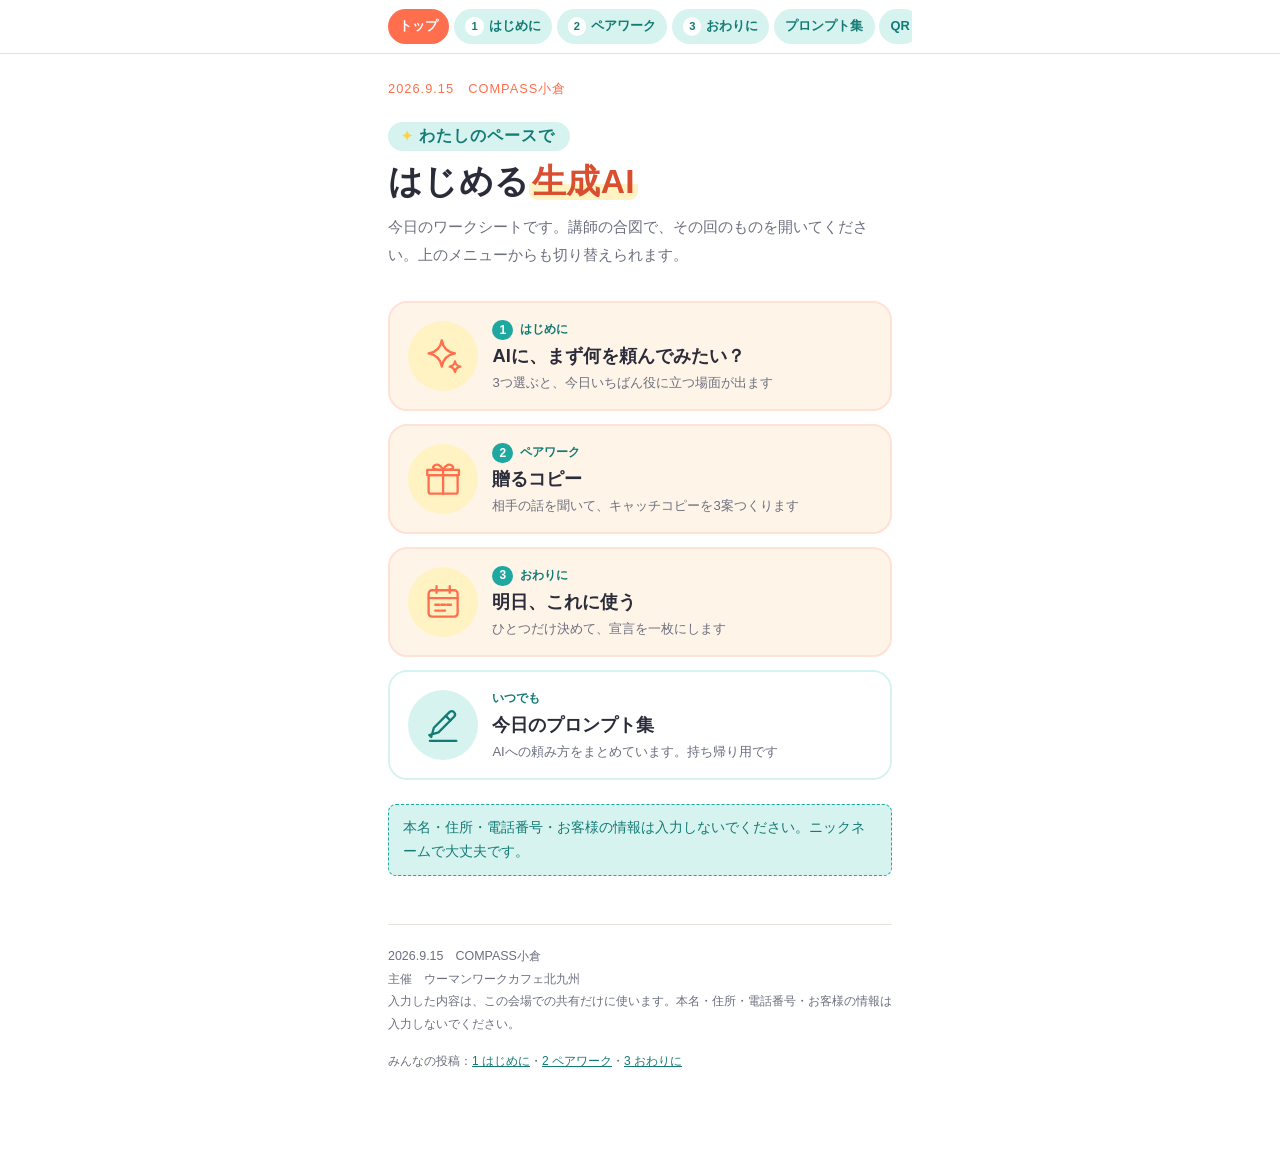
<file: index.html>
<!DOCTYPE html>
<html lang="ja">
<head>
<meta charset="utf-8">
<meta name="viewport" content="width=device-width, initial-scale=1">
<title>今日のワークシート｜わたしのペースではじめる生成AI</title>
<meta name="theme-color" content="#FFFFFF">
<meta name="robots" content="noindex">
<link rel="stylesheet" href="style.css">
</head>
<body>
<main class="wrap" id="app"></main>
<script src="config.js"></script>
<script src="icons.js"></script>
<script src="nav.js"></script>
<script src="app.js"></script>
</body>
</html>
</file>
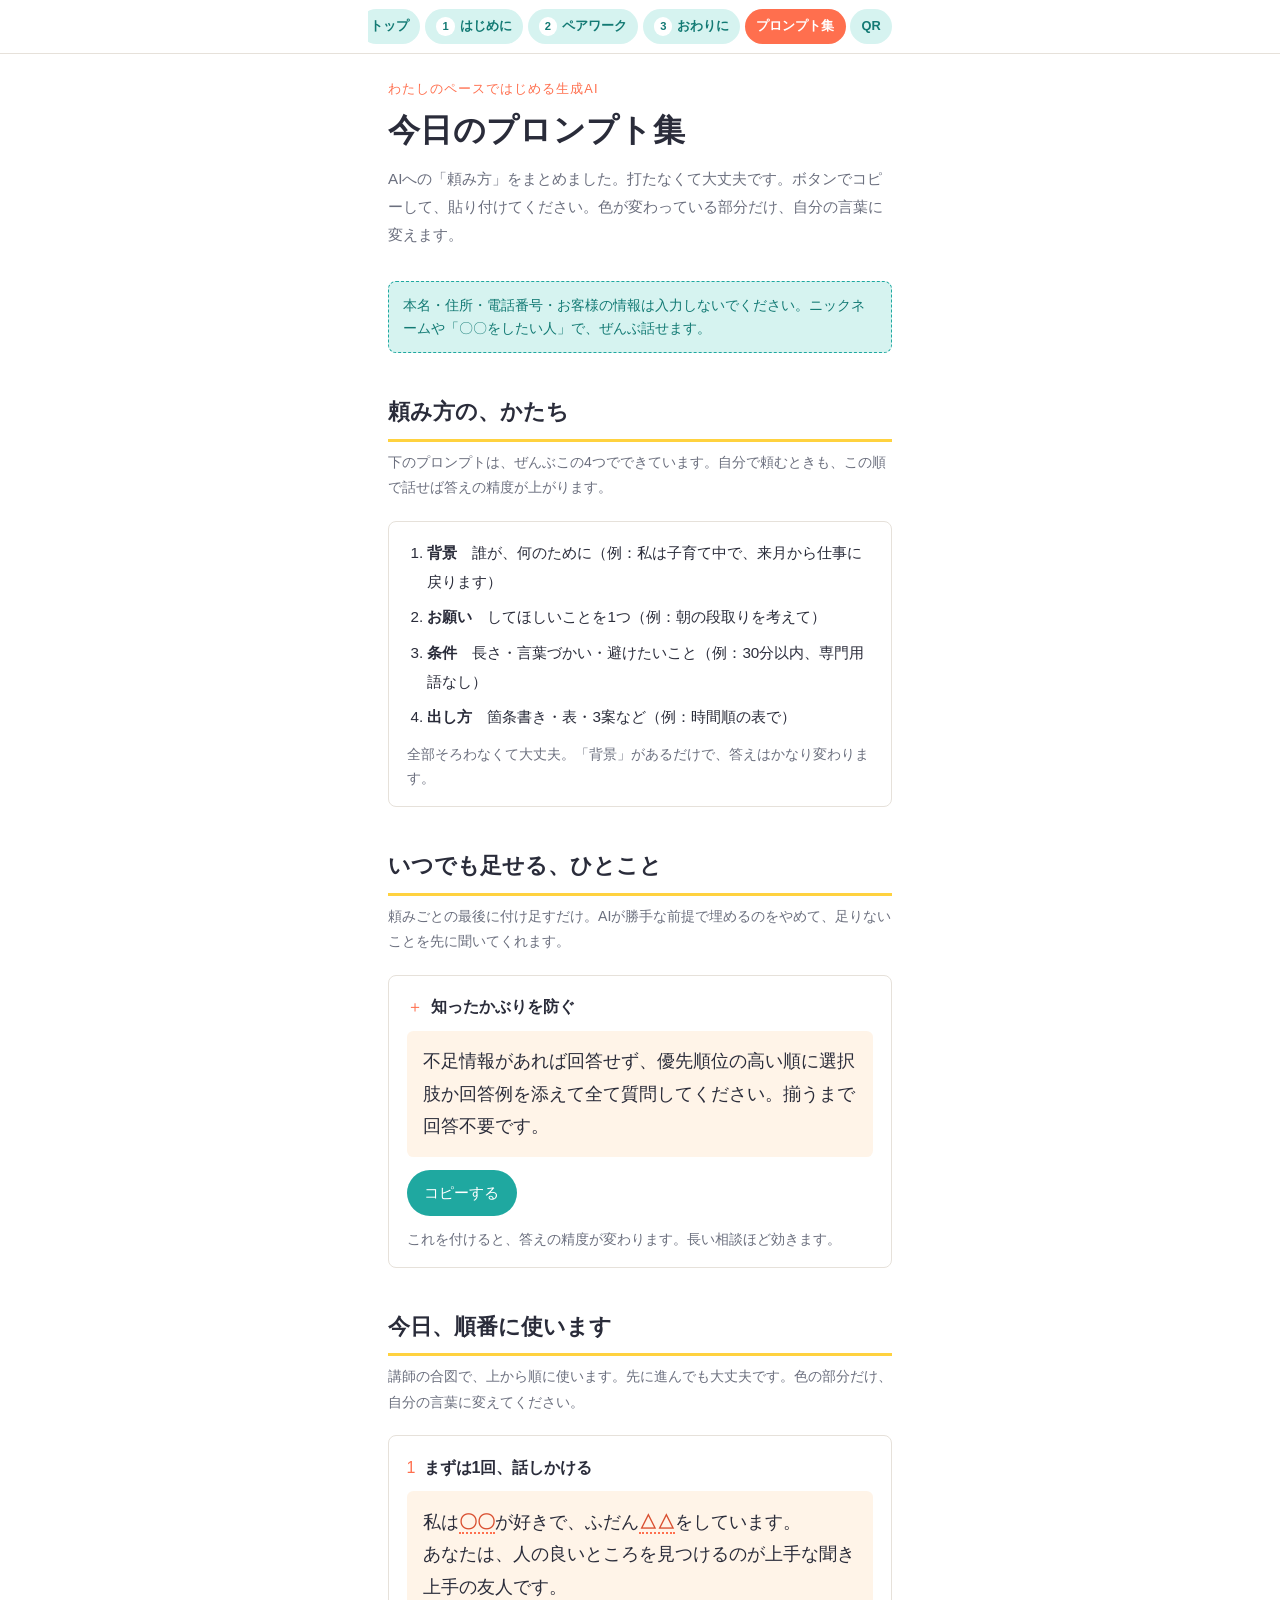
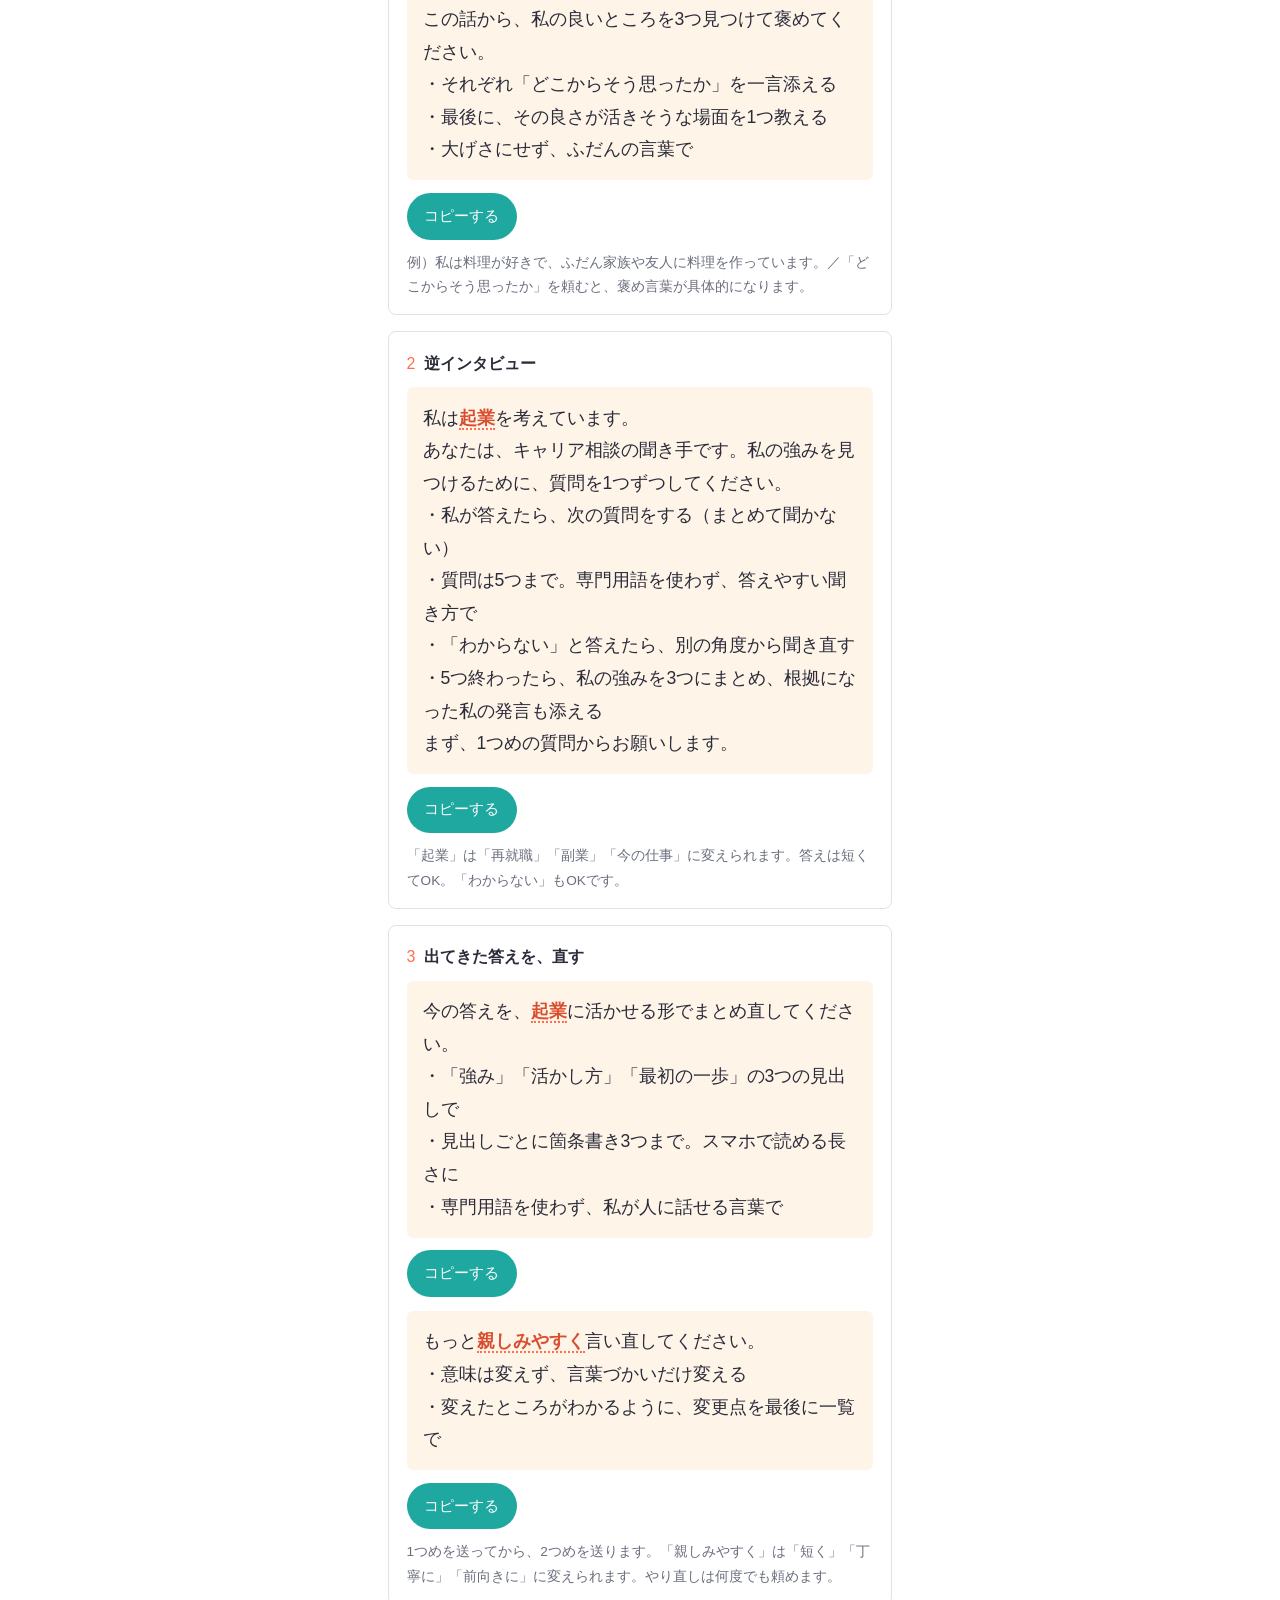
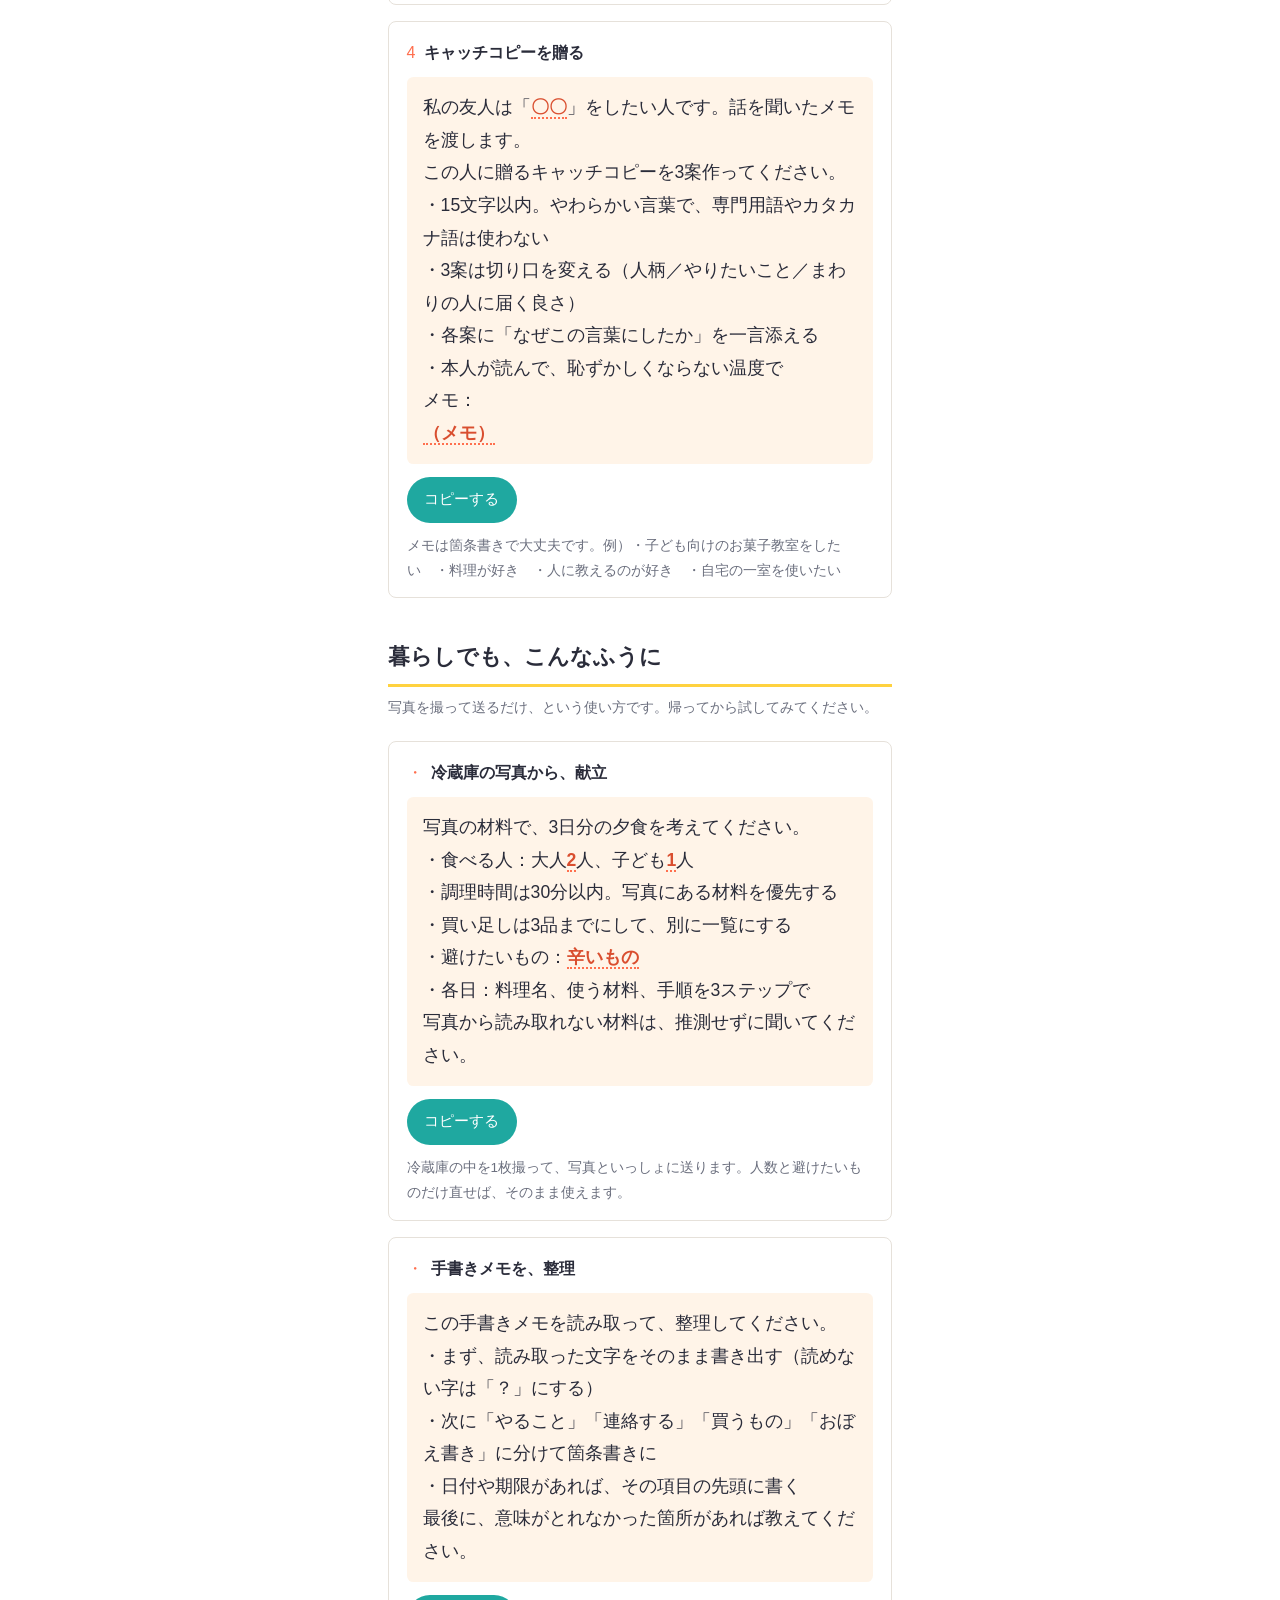
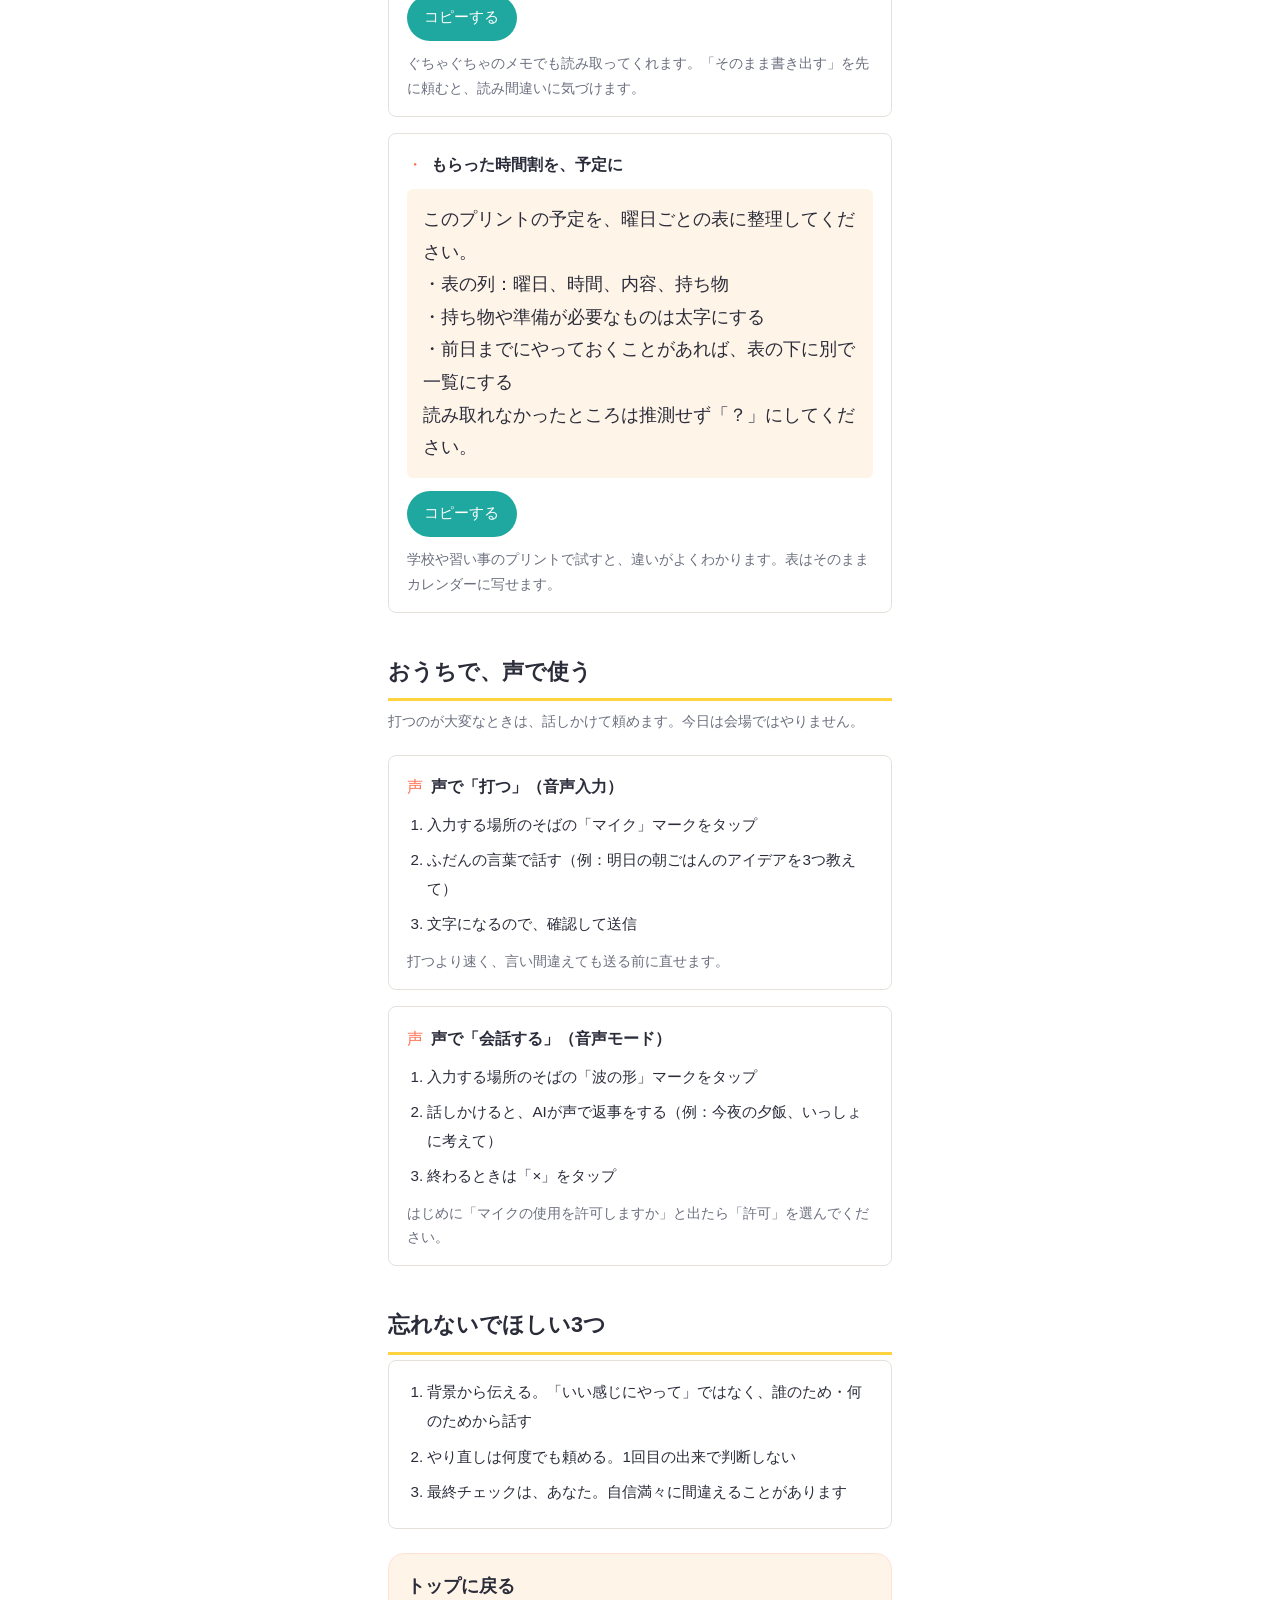
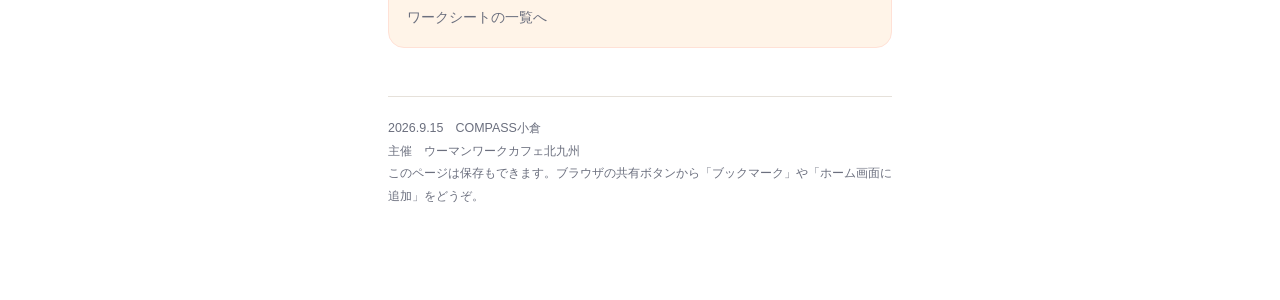
<file: prompts.html>
<!DOCTYPE html>
<html lang="ja">
<head>
<meta charset="utf-8">
<meta name="viewport" content="width=device-width, initial-scale=1">
<title>今日のプロンプト集｜わたしのペースではじめる生成AI</title>
<meta name="theme-color" content="#FFFFFF">
<meta name="robots" content="noindex">
<link rel="stylesheet" href="style.css">
</head>
<body>
<main class="wrap">

  <p class="eyebrow">わたしのペースではじめる生成AI</p>
  <h1>今日のプロンプト集</h1>
  <p class="lede">AIへの「頼み方」をまとめました。打たなくて大丈夫です。ボタンでコピーして、貼り付けてください。色が変わっている部分だけ、自分の言葉に変えます。</p>
  <p class="warn">本名・住所・電話番号・お客様の情報は入力しないでください。ニックネームや「〇〇をしたい人」で、ぜんぶ話せます。</p>

  <section class="p-sec">
    <h2>頼み方の、かたち</h2>
    <p>下のプロンプトは、ぜんぶこの4つでできています。自分で頼むときも、この順で話せば答えの精度が上がります。</p>
    <div class="p-item">
      <ol class="p-steps">
        <li><b>背景</b>　誰が、何のために（例：私は子育て中で、来月から仕事に戻ります）</li>
        <li><b>お願い</b>　してほしいことを1つ（例：朝の段取りを考えて）</li>
        <li><b>条件</b>　長さ・言葉づかい・避けたいこと（例：30分以内、専門用語なし）</li>
        <li><b>出し方</b>　箇条書き・表・3案など（例：時間順の表で）</li>
      </ol>
      <p class="p-tip">全部そろわなくて大丈夫。「背景」があるだけで、答えはかなり変わります。</p>
    </div>
  </section>

  <section class="p-sec">
    <h2>いつでも足せる、ひとこと</h2>
    <p>頼みごとの最後に付け足すだけ。AIが勝手な前提で埋めるのをやめて、足りないことを先に聞いてくれます。</p>

    <div class="p-item">
      <p class="p-when"><span>＋</span><b>知ったかぶりを防ぐ</b></p>
      <p class="p-text" id="p0">不足情報があれば回答せず、優先順位の高い順に選択肢か回答例を添えて全て質問してください。揃うまで回答不要です。</p>
      <button class="p-copy" data-t="p0">コピーする</button>
      <p class="p-tip">これを付けると、答えの精度が変わります。長い相談ほど効きます。</p>
    </div>
  </section>

  <section class="p-sec">
    <h2>今日、順番に使います</h2>
    <p>講師の合図で、上から順に使います。先に進んでも大丈夫です。色の部分だけ、自分の言葉に変えてください。</p>

    <div class="p-item">
      <p class="p-when"><span>1</span><b>まずは1回、話しかける</b></p>
      <p class="p-text" id="p1">私は<i class="p-mark">〇〇</i>が好きで、ふだん<i class="p-mark">△△</i>をしています。
あなたは、人の良いところを見つけるのが上手な聞き上手の友人です。
この話から、私の良いところを3つ見つけて褒めてください。
・それぞれ「どこからそう思ったか」を一言添える
・最後に、その良さが活きそうな場面を1つ教える
・大げさにせず、ふだんの言葉で</p>
      <button class="p-copy" data-t="p1">コピーする</button>
      <p class="p-tip">例）私は料理が好きで、ふだん家族や友人に料理を作っています。／「どこからそう思ったか」を頼むと、褒め言葉が具体的になります。</p>
    </div>

    <div class="p-item">
      <p class="p-when"><span>2</span><b>逆インタビュー</b></p>
      <p class="p-text" id="p2">私は<i class="p-mark">起業</i>を考えています。
あなたは、キャリア相談の聞き手です。私の強みを見つけるために、質問を1つずつしてください。
・私が答えたら、次の質問をする（まとめて聞かない）
・質問は5つまで。専門用語を使わず、答えやすい聞き方で
・「わからない」と答えたら、別の角度から聞き直す
・5つ終わったら、私の強みを3つにまとめ、根拠になった私の発言も添える
まず、1つめの質問からお願いします。</p>
      <button class="p-copy" data-t="p2">コピーする</button>
      <p class="p-tip">「起業」は「再就職」「副業」「今の仕事」に変えられます。答えは短くてOK。「わからない」もOKです。</p>
    </div>

    <div class="p-item">
      <p class="p-when"><span>3</span><b>出てきた答えを、直す</b></p>
      <p class="p-text" id="p3">今の答えを、<i class="p-mark">起業</i>に活かせる形でまとめ直してください。
・「強み」「活かし方」「最初の一歩」の3つの見出しで
・見出しごとに箇条書き3つまで。スマホで読める長さに
・専門用語を使わず、私が人に話せる言葉で</p>
      <button class="p-copy" data-t="p3">コピーする</button>
      <p class="p-text" id="p4" style="margin-top:.9rem">もっと<i class="p-mark">親しみやすく</i>言い直してください。
・意味は変えず、言葉づかいだけ変える
・変えたところがわかるように、変更点を最後に一覧で</p>
      <button class="p-copy" data-t="p4">コピーする</button>
      <p class="p-tip">1つめを送ってから、2つめを送ります。「親しみやすく」は「短く」「丁寧に」「前向きに」に変えられます。やり直しは何度でも頼めます。</p>
    </div>

    <div class="p-item">
      <p class="p-when"><span>4</span><b>キャッチコピーを贈る</b></p>
      <p class="p-text" id="p5">私の友人は「<i class="p-mark">〇〇</i>」をしたい人です。話を聞いたメモを渡します。
この人に贈るキャッチコピーを3案作ってください。
・15文字以内。やわらかい言葉で、専門用語やカタカナ語は使わない
・3案は切り口を変える（人柄／やりたいこと／まわりの人に届く良さ）
・各案に「なぜこの言葉にしたか」を一言添える
・本人が読んで、恥ずかしくならない温度で
メモ：
<i class="p-mark">（メモ）</i></p>
      <button class="p-copy" data-t="p5">コピーする</button>
      <p class="p-tip">メモは箇条書きで大丈夫です。例）・子ども向けのお菓子教室をしたい　・料理が好き　・人に教えるのが好き　・自宅の一室を使いたい</p>
    </div>
  </section>

  <section class="p-sec">
    <h2>暮らしでも、こんなふうに</h2>
    <p>写真を撮って送るだけ、という使い方です。帰ってから試してみてください。</p>

    <div class="p-item">
      <p class="p-when"><span>・</span><b>冷蔵庫の写真から、献立</b></p>
      <p class="p-text" id="p6">写真の材料で、3日分の夕食を考えてください。
・食べる人：大人<i class="p-mark">2</i>人、子ども<i class="p-mark">1</i>人
・調理時間は30分以内。写真にある材料を優先する
・買い足しは3品までにして、別に一覧にする
・避けたいもの：<i class="p-mark">辛いもの</i>
・各日：料理名、使う材料、手順を3ステップで
写真から読み取れない材料は、推測せずに聞いてください。</p>
      <button class="p-copy" data-t="p6">コピーする</button>
      <p class="p-tip">冷蔵庫の中を1枚撮って、写真といっしょに送ります。人数と避けたいものだけ直せば、そのまま使えます。</p>
    </div>

    <div class="p-item">
      <p class="p-when"><span>・</span><b>手書きメモを、整理</b></p>
      <p class="p-text" id="p7">この手書きメモを読み取って、整理してください。
・まず、読み取った文字をそのまま書き出す（読めない字は「？」にする）
・次に「やること」「連絡する」「買うもの」「おぼえ書き」に分けて箇条書きに
・日付や期限があれば、その項目の先頭に書く
最後に、意味がとれなかった箇所があれば教えてください。</p>
      <button class="p-copy" data-t="p7">コピーする</button>
      <p class="p-tip">ぐちゃぐちゃのメモでも読み取ってくれます。「そのまま書き出す」を先に頼むと、読み間違いに気づけます。</p>
    </div>

    <div class="p-item">
      <p class="p-when"><span>・</span><b>もらった時間割を、予定に</b></p>
      <p class="p-text" id="p8">このプリントの予定を、曜日ごとの表に整理してください。
・表の列：曜日、時間、内容、持ち物
・持ち物や準備が必要なものは太字にする
・前日までにやっておくことがあれば、表の下に別で一覧にする
読み取れなかったところは推測せず「？」にしてください。</p>
      <button class="p-copy" data-t="p8">コピーする</button>
      <p class="p-tip">学校や習い事のプリントで試すと、違いがよくわかります。表はそのままカレンダーに写せます。</p>
    </div>
  </section>

  <section class="p-sec">
    <h2>おうちで、声で使う</h2>
    <p>打つのが大変なときは、話しかけて頼めます。今日は会場ではやりません。</p>

    <div class="p-item">
      <p class="p-when"><span>声</span><b>声で「打つ」（音声入力）</b></p>
      <ol class="p-steps">
        <li>入力する場所のそばの「マイク」マークをタップ</li>
        <li>ふだんの言葉で話す（例：明日の朝ごはんのアイデアを3つ教えて）</li>
        <li>文字になるので、確認して送信</li>
      </ol>
      <p class="p-tip">打つより速く、言い間違えても送る前に直せます。</p>
    </div>

    <div class="p-item">
      <p class="p-when"><span>声</span><b>声で「会話する」（音声モード）</b></p>
      <ol class="p-steps">
        <li>入力する場所のそばの「波の形」マークをタップ</li>
        <li>話しかけると、AIが声で返事をする（例：今夜の夕飯、いっしょに考えて）</li>
        <li>終わるときは「×」をタップ</li>
      </ol>
      <p class="p-tip">はじめに「マイクの使用を許可しますか」と出たら「許可」を選んでください。</p>
    </div>
  </section>

  <section class="p-sec">
    <h2>忘れないでほしい3つ</h2>
    <div class="p-item">
      <ol class="p-steps">
        <li>背景から伝える。「いい感じにやって」ではなく、誰のため・何のためから話す</li>
        <li>やり直しは何度でも頼める。1回目の出来で判断しない</li>
        <li>最終チェックは、あなた。自信満々に間違えることがあります</li>
      </ol>
    </div>
  </section>

  <nav class="menu">
    <a href="index.html"><b>トップに戻る</b><span>ワークシートの一覧へ</span></a>
  </nav>

  <p class="foot">2026.9.15　COMPASS小倉<br>主催　ウーマンワークカフェ北九州<br>
  このページは保存もできます。ブラウザの共有ボタンから「ブックマーク」や「ホーム画面に追加」をどうぞ。</p>
</main>

<script src="nav.js"></script>
<script>
document.querySelectorAll(".p-copy").forEach(function(b){
  b.addEventListener("click", function(){
    var el = document.getElementById(b.dataset.t);
    var t = el.innerText;
    function done(){
      b.textContent = "コピーしました";
      b.classList.add("done");
      setTimeout(function(){ b.textContent = "コピーする"; b.classList.remove("done"); }, 2200);
    }
    function fallback(){
      var ta = document.createElement("textarea");
      ta.value = t; ta.style.position = "fixed"; ta.style.opacity = "0";
      document.body.appendChild(ta); ta.select();
      try { document.execCommand("copy"); done(); }
      catch(e){ b.textContent = "長押しでコピーしてください"; }
      document.body.removeChild(ta);
    }
    if (navigator.clipboard && window.isSecureContext) {
      navigator.clipboard.writeText(t).then(done, fallback);
    } else { fallback(); }
  });
});
</script>
</body>
</html>
</file>
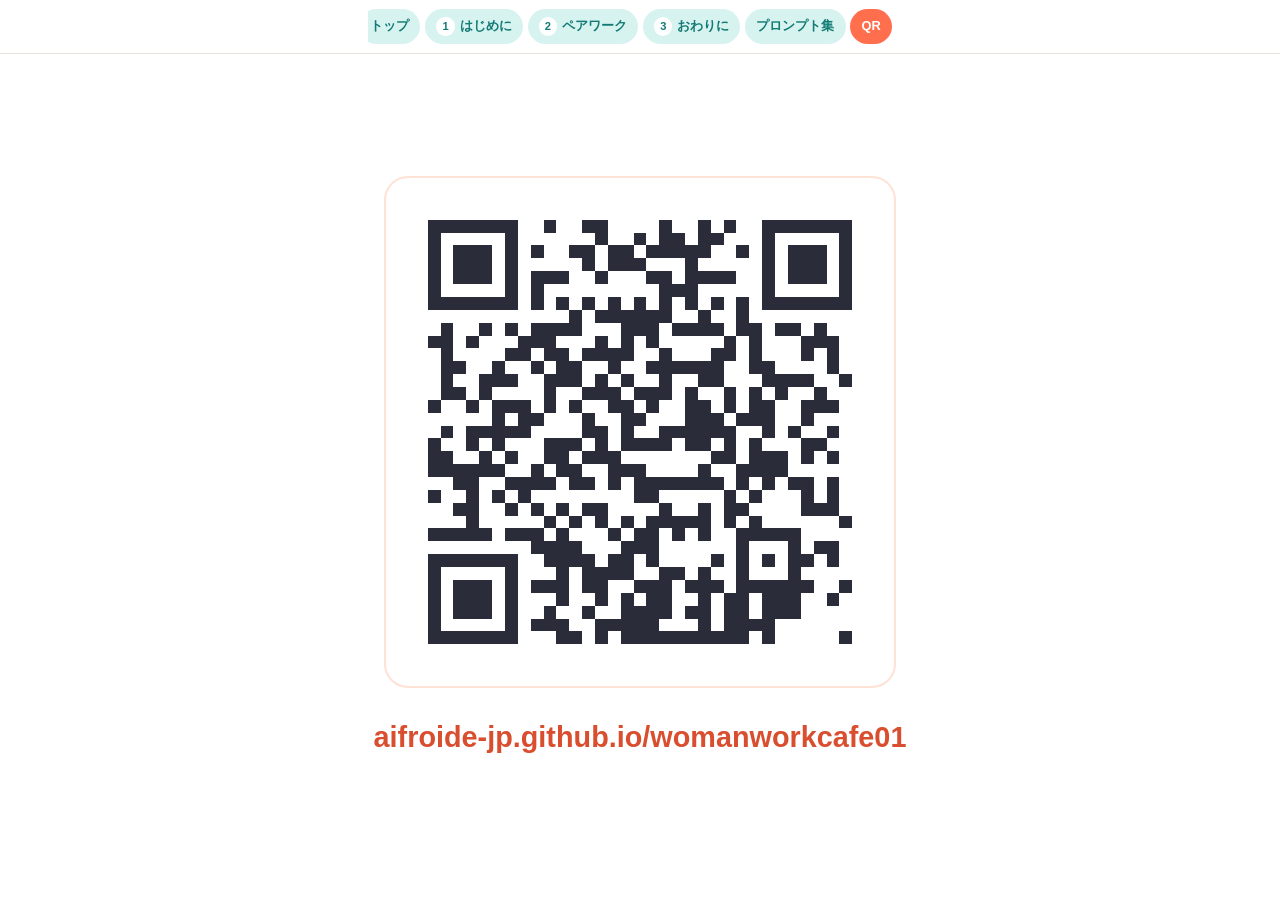
<file: qr.html>
<!DOCTYPE html>
<html lang="ja">
<head>
<meta charset="utf-8">
<meta name="viewport" content="width=device-width, initial-scale=1">
<title>QRコード｜わたしのペースではじめる生成AI</title>
<meta name="theme-color" content="#FFFFFF">
<meta name="robots" content="noindex">
<link rel="stylesheet" href="style.css">
</head>
<body class="qr-page">
<main class="wrap qr-wrap">
  <img class="qr-big" src="qr.svg" alt="ワークシートのQRコード">
  <p class="qr-url">aifroide-jp.github.io/womanworkcafe01</p>
</main>
<script src="nav.js"></script>
</body>
</html>
</file>
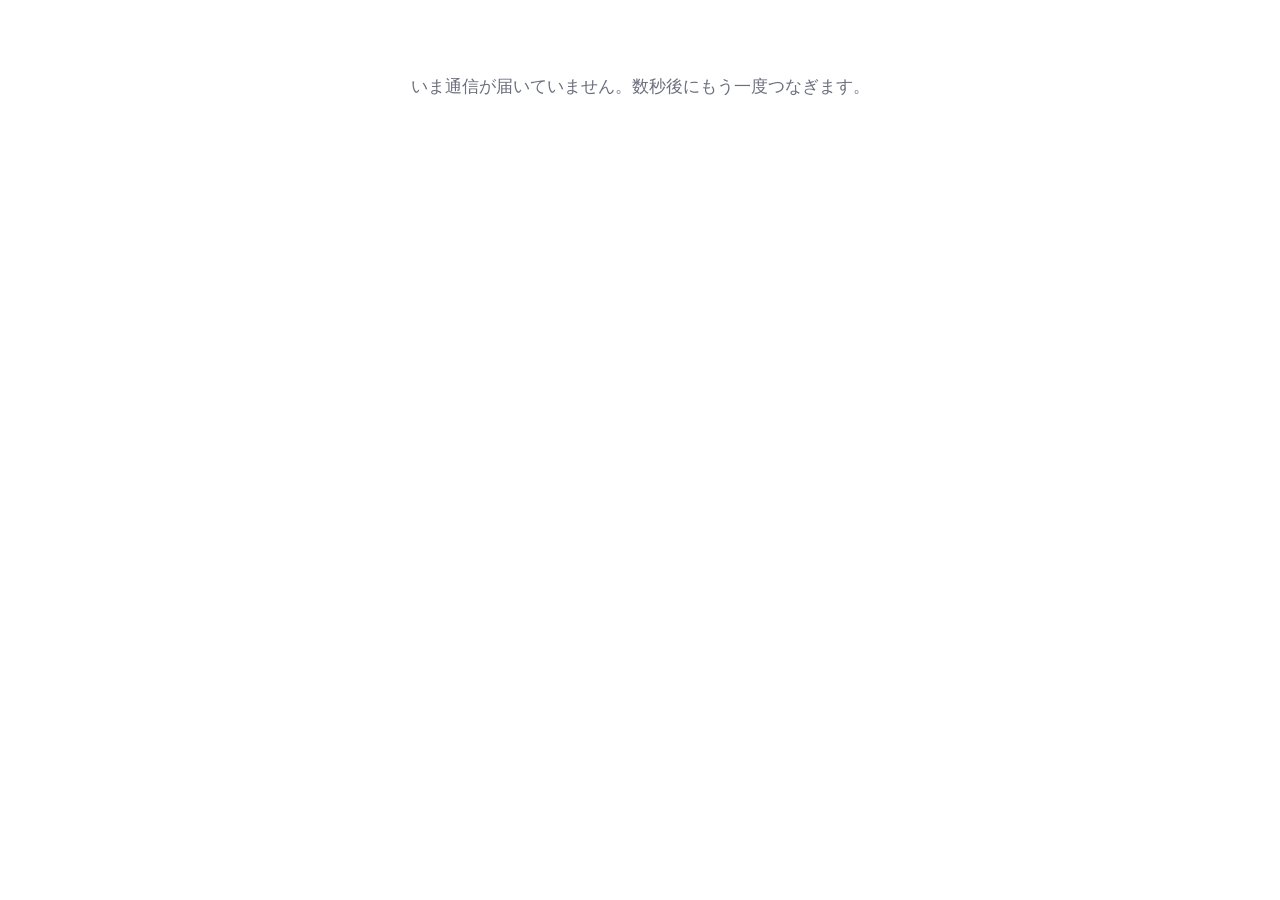
<file: wall.html>
<!DOCTYPE html>
<html lang="ja">
<head>
<meta charset="utf-8">
<meta name="viewport" content="width=device-width, initial-scale=1">
<title>みんなの画面｜わたしのペースではじめる生成AI</title>
<meta name="robots" content="noindex">
<link rel="stylesheet" href="style.css">
</head>
<body class="wall">
<main class="wrap wall-wrap" id="wall"></main>
<script src="config.js"></script>
<script src="icons.js"></script>
<script>
const TITLES = {
  s1:{ h:"AIに、まず何を頼んでみたい？", s:"みなさんが選んだ「面倒だな」から" },
  s2:{ h:"明日、これに使う",             s:"それぞれの、ひとつだけ" },
  s3:{ h:"贈るコピー",                   s:"あの人からあの人へ" }
};
const key = (new URLSearchParams(location.search).get("s") || "1");
const sheet = "s" + key;
const meta = TITLES[sheet] || TITLES.s1;
const wall = document.getElementById("wall");
let items = [];

function esc(s){return String(s).replace(/[&<>"']/g,c=>({"&":"&amp;","<":"&lt;",">":"&gt;",'"':"&quot;","'":"&#39;"}[c]));}

function draw(){
  const bars = sheet === "s1" ? barsHTML() : "";
  const cards = items.length
    ? `<div class="wall-grid">${items.map(cardHTML).join("")}</div>`
    : `<p class="wall-empty">まだ1枚もありません。できた人から、ここに出てきます。</p>`;
  wall.innerHTML = `
    <div class="wall-head">
      <div><h1>${meta.h}</h1><p>${meta.s}</p></div>
      <div class="wall-count">${items.length}<span>枚</span></div>
    </div>
    ${bars}${cards}
    <p class="wall-foot">2026.9.15　COMPASS小倉　主催 ウーマンワークカフェ北九州
      <span class="wall-nav">
        <a href="wall.html?s=1"${sheet==="s1"?' class="is-current"':""}>1 はじめに</a>
        <a href="wall.html?s=3"${sheet==="s3"?' class="is-current"':""}>2 ペアワーク</a>
        <a href="wall.html?s=2"${sheet==="s2"?' class="is-current"':""}>3 おわりに</a>
        <a href="index.html">トップ</a>
      </span></p>`;
}

function barsHTML(){
  const c = {};
  items.forEach(i => { c[i.title] = (c[i.title]||0) + 1; });
  const list = Object.entries(c).sort((a,b) => b[1]-a[1]);
  if(!list.length) return "";
  const max = list[0][1];
  return `<div class="bars">${list.map(([k,v]) => `
    <div class="bar">
      <span>${esc(k)}</span>
      <div class="bar-track"><div class="bar-fill" style="width:${Math.round(v/max*100)}%"></div></div>
      <span>${v}</span>
    </div>`).join("")}</div>`;
}

function cardHTML(i){
  const ic = sheet === "s3" ? ICONS.gift : ICONS[TITLE_ICON[i.title]];
  return `<div class="note">
    ${ic ? `<div class="note-icon">${ic}</div>` : ""}
    <div>
      <p class="note-name">${esc(i.nickname)}</p>
      <p class="note-title">${esc(i.title)}</p>
      ${i.body ? `<p class="note-body">${esc(i.body)}</p>` : ""}
    </div>
  </div>`;
}

function load(){
  if(!window.API_URL){
    wall.innerHTML = `<p class="wall-empty">config.js に GAS の URL が入っていません。<br>
      設定すると、ここにみんなの結果が並びます。</p>`;
    return;
  }
  fetch(window.API_URL + "?action=list&screen=" + sheet + "&t=" + Date.now())
    .then(r => r.json())
    .then(j => { if(j && j.ok){ items = j.items || []; draw(); } })
    .catch(() => {
      if(!items.length) wall.innerHTML = `<p class="wall-empty">いま通信が届いていません。数秒後にもう一度つなぎます。</p>`;
    });
}

draw(); load(); setInterval(load, 5000);
</script>
</body>
</html>
</file>
<file: style.css>
:root{
  --ink:#2A2C3A;
  --paper:#FFFFFF;
  --paper-deep:#FFF4E8;
  --card:#FFFFFF;
  --main:#FF6F4E;
  --main-deep:#D94E2F;
  --main-soft:#FFE1D6;
  --sub:#1FA8A0;
  --sub-deep:#137A74;
  --sub-soft:#D6F3F0;
  --accent:#FFD23F;
  --accent-soft:#FFF3C4;
  --muted:#6B6F7E;
  --line:#E6E1DA;
  --display:"Hiragino Maru Gothic ProN","Zen Maru Gothic","M PLUS Rounded 1c","Rounded Mplus 1c","Yu Gothic","YuGothic","Noto Sans JP",sans-serif;
  --sans:"Hiragino Kaku Gothic ProN","Yu Gothic","YuGothic","Noto Sans JP","Helvetica Neue",Arial,sans-serif;
}

*{box-sizing:border-box}
html,body{margin:0;padding:0}
body{
  background:var(--paper);
  color:var(--ink);
  font-family:var(--sans);
  font-size:17px;
  line-height:1.75;
  -webkit-text-size-adjust:100%;
}
.wrap{max-width:34rem;margin:0 auto;padding:1.5rem 1.25rem 5rem}

/* --- グローバルナビ --- */
.gnav{
  position:sticky;top:0;z-index:40;
  background:rgba(255,255,255,.92);
  backdrop-filter:blur(6px);
  border-bottom:1px solid var(--line);
}
.gnav-in{
  display:flex;gap:.3rem;
  max-width:34rem;margin:0 auto;padding:.55rem 1.25rem;
  overflow-x:auto;scrollbar-width:none;
}
.gnav-in::-webkit-scrollbar{display:none}
.gnav-break{display:none}
@media (max-width:600px){
  .gnav-in{flex-wrap:wrap;justify-content:center;overflow:visible;row-gap:.4rem;padding:.55rem .75rem}
  /* 上段：トップ・プロンプト集・QR、下段：1・2・3 */
  .gnav a[data-group="util"]{order:0}
  .gnav-break{display:block;flex-basis:100%;height:0;order:1}
  .gnav a:not([data-group="util"]){order:2}
}
.gnav::-webkit-scrollbar{display:none}
.gnav a{
  flex:none;display:inline-flex;align-items:center;gap:.3rem;
  font-size:.8rem;font-weight:600;line-height:1;
  color:var(--sub-deep);text-decoration:none;
  background:var(--sub-soft);border-radius:2rem;
  padding:.5rem .7rem;min-height:2.2rem;
}
.gnav a.is-current{background:var(--main);color:#fff}
.gnav-step{
  display:inline-flex;align-items:center;justify-content:center;
  width:1.15rem;height:1.15rem;border-radius:50%;
  font-size:.7rem;font-weight:700;
  background:#fff;color:var(--sub-deep);
}
.gnav a.is-current .gnav-step{color:var(--main-deep)}

/* --- TOPページ --- */
.hero h1{font-size:2.1rem;margin-bottom:.6rem;line-height:1.3}
/* 見出しを2段構成に：上段はピル状の帯、下段は「生成AI」に黄色マーカー */
.hero-title-top{
  display:inline-flex;align-items:center;gap:.35em;
  font-size:1rem;font-weight:700;letter-spacing:.06em;
  color:var(--sub-deep);background:var(--sub-soft);
  border-radius:2rem;padding:.25rem .95rem .25rem .8rem;margin-bottom:.55rem;
}
.hero-spark{color:var(--accent);font-size:.9em;line-height:1}
.hero-title-main{display:block}
.hero-marker{
  font-style:normal;color:var(--main-deep);
  background:linear-gradient(transparent 58%,var(--accent-soft) 58%);
  border-radius:.25em;padding:0 .08em;
}
.steps{display:grid;gap:.8rem;margin:1.75rem 0 1.5rem}
.step{
  display:flex;gap:.9rem;align-items:center;
  text-decoration:none;color:var(--ink);
  background:var(--paper-deep);border:2px solid var(--main-soft);
  border-radius:1.2rem;padding:1rem 1.1rem;
}
.step-sub{background:var(--card);border-color:var(--sub-soft)}
.step-icon{
  flex:none;width:4.4rem;height:4.4rem;border-radius:50%;
  background:var(--accent-soft);color:var(--main);
  display:flex;align-items:center;justify-content:center;
}
.step-sub .step-icon{background:var(--sub-soft);color:var(--sub-deep)}
.step-icon svg{width:60%;height:60%;display:block}
.step-body p{margin:0}
.step-when{
  display:flex;align-items:center;gap:.4rem;
  font-size:.78rem;font-weight:600;color:var(--sub-deep);margin-bottom:.15rem!important;
}
.step-num{
  display:inline-flex;align-items:center;justify-content:center;
  width:1.3rem;height:1.3rem;border-radius:50%;
  background:var(--sub);color:#fff;font-size:.75rem;font-weight:700;
}
.step-title{font-family:var(--display);font-size:1.15rem;font-weight:700;line-height:1.4}
.step-note{font-size:.82rem;color:var(--muted);line-height:1.6;margin-top:.2rem!important}
/* --- QRページ（投影用） --- */
body.qr-page{min-height:100vh;display:flex;flex-direction:column}
.qr-wrap{
  max-width:none;
  flex:1;display:flex;flex-direction:column;align-items:center;justify-content:center;
  gap:1.5rem;padding:2rem 1.25rem 3rem;
}
.qr-big{
  width:min(70vh,90vw,32rem);height:auto;display:block;
  background:#fff;border:2px solid var(--main-soft);border-radius:1.5rem;padding:1rem;
}
.qr-url{
  margin:0;font-family:var(--display);font-weight:700;
  font-size:clamp(1rem,2.6vw,1.8rem);color:var(--main-deep);
  text-align:center;overflow-wrap:anywhere;
}
.staff{font-size:.75rem;color:var(--muted);margin-top:1rem}
.staff a{color:var(--sub-deep)}

/* --- 見出し --- */
.eyebrow{
  font-family:var(--sans);
  font-size:.8rem;
  letter-spacing:.08em;
  color:var(--main);
  margin:0 0 .5rem;
}
h1{text-wrap:balance;
  font-family:var(--display);
  font-size:2rem;
  line-height:1.4;
  font-weight:700;
  margin:0 0 .75rem;
  letter-spacing:.01em;
}
.lede{
  color:var(--muted);
  font-size:.95rem;
  line-height:1.85;
  margin:0 0 2rem;
}
.rule{
  height:1px;
  background:var(--line);
  border:0;
  margin:2.25rem 0;
}

/* --- 設問 --- */
.q{margin:0 0 2rem}
.q-head{display:flex;align-items:baseline;gap:.6rem;margin-bottom:.75rem}
.q-num{
  font-family:var(--display);
  font-size:.95rem;
  font-weight:700;
  color:#fff;
  background:var(--sub);
  border-radius:50%;
  width:1.7rem;height:1.7rem;
  display:inline-flex;align-items:center;justify-content:center;
  flex:none;
}
.q-text{font-size:1.05rem;font-weight:600;line-height:1.6;margin:0}
.q-note{font-size:.8rem;color:var(--muted);margin:.2rem 0 0}

.chips{display:flex;flex-wrap:wrap;gap:.5rem}
.chip{
  font-family:inherit;
  font-size:1rem;
  line-height:1.4;
  color:var(--ink);
  background:var(--paper-deep);
  border:1px solid var(--main-soft);
  border-radius:2rem;
  padding:.7rem 1.1rem;
  min-height:3rem;
  cursor:pointer;
}
.chip[aria-pressed="true"]{
  background:var(--main);
  border-color:var(--main);
  color:#fff;
  box-shadow:0 4px 12px rgba(255,111,78,.3);
}
.chip:focus-visible,button:focus-visible,input:focus-visible,textarea:focus-visible{
  outline:3px solid var(--sub);
  outline-offset:2px;
}

input[type=text],textarea{
  width:100%;
  font-family:inherit;
  font-size:1rem;
  line-height:1.7;
  color:var(--ink);
  background:var(--card);
  border:1px solid var(--line);
  border-radius:.6rem;
  padding:.8rem .9rem;
}
textarea{min-height:5.5rem;resize:vertical}
::placeholder{color:#77857C}

.opt-share{
  display:flex;
  gap:.6rem;
  align-items:flex-start;
  margin-top:.9rem;
  font-size:.9rem;
  color:var(--muted);
}
.opt-share input{width:1.2rem;height:1.2rem;margin-top:.35rem;flex:none}

/* --- ボタン --- */
.go{
  display:block;
  width:100%;
  font-family:var(--display);
  font-size:1.25rem;
  font-weight:600;
  color:#fff;
  background:var(--main);
  border:0;
  border-radius:2rem;
  box-shadow:0 6px 16px rgba(255,111,78,.3);
  padding:1.05rem 1rem;
  cursor:pointer;
}
.go[disabled]{background:#D9D5CF;cursor:default}
.go-note{text-align:center;font-size:.85rem;color:var(--muted);margin:.6rem 0 0}
.sub{
  display:block;
  width:100%;
  text-align:center;
  text-decoration:none;
  box-sizing:border-box;
  font-family:inherit;
  font-size:.95rem;
  color:var(--sub-deep);
  background:transparent;
  border:2px solid var(--sub-soft);
  border-radius:2rem;
  padding:.8rem 1rem;
  margin-top:.75rem;
  cursor:pointer;
}

/* --- 結果カード --- */
.result{margin-top:2rem;scroll-margin-top:4.5rem}
.q{scroll-margin-top:4.5rem}
/* スマホはナビが2段になるぶん余白を広げる（通常指定より後ろに置くこと） */
@media (max-width:600px){
  .result,.q{scroll-margin-top:7.5rem}
}
.poster{
  background:var(--card);
  border:2px solid var(--main-soft);
  border-radius:1.2rem;
  overflow:hidden;
  box-shadow:0 12px 28px rgba(255,111,78,.16);
}
.poster-band{
  background:var(--main);
  color:#FFF1EC;
  padding:.85rem 1.25rem;
  display:flex;
  justify-content:space-between;
  align-items:baseline;
  gap:1rem;
  font-size:.78rem;
  letter-spacing:.06em;
}
.poster-band b{font-weight:600;color:#fff;flex:none;white-space:nowrap}
.poster-band span{text-align:right}
.poster-body{padding:1.75rem 1.4rem 1.6rem;text-align:center}
.poster-icon{
  width:9.5rem;height:9.5rem;
  margin:0 auto 1rem;
  border-radius:50%;
  background:var(--accent-soft);
  color:var(--main);
  display:flex;align-items:center;justify-content:center;
  box-shadow:0 8px 20px rgba(255,210,63,.35);
}
.poster-icon svg{width:62%;height:62%;display:block}
.poster-icon-s{width:6rem;height:6rem;margin:0 0 1rem}
.poster-kicker{font-size:.85rem;color:var(--muted);margin:0 0 .6rem}
.poster-title{
  font-family:var(--display);
  font-size:2.05rem;
  line-height:1.35;
  font-weight:700;
  color:var(--main-deep);
  margin:0 0 .75rem;
}
.poster-line{font-size:1rem;line-height:1.8;margin:0 auto;max-width:22rem}
.poster-quote{
  font-family:var(--display);
  font-size:1.2rem;
  line-height:1.8;
  margin:1.1rem auto 0;
  max-width:22rem;
  padding-top:1.1rem;
  border-top:1px solid var(--line);
}
.poster-scene{
  background:var(--accent-soft);
  margin:1.4rem -1.4rem -1.6rem;
  padding:1rem 1.4rem;
  font-size:.88rem;
  line-height:1.7;
  color:var(--ink);
  text-align:left;
}
.badges{display:flex;flex-wrap:wrap;gap:.4rem;justify-content:center;margin-top:1.1rem}
.badge{
  font-size:.8rem;
  color:var(--sub-deep);
  background:var(--sub-soft);
  border-radius:2rem;
  padding:.3rem .8rem;
}
.badge-gold{background:var(--accent-soft);color:#7A5A00}

.copy-list{margin:1.25rem 0 0;padding:0;list-style:none}
.copy-list li{
  font-family:var(--display);
  font-size:1.3rem;
  line-height:1.7;
  background:var(--card);
  border:1px solid var(--line);
  border-left:5px solid var(--accent);
  border-radius:.6rem;
  padding:1rem 1.1rem;
  margin-bottom:.7rem;
}

.after{margin-top:1.5rem}
.after h2{font-size:1rem;margin:0 0 .4rem}
.after p{font-size:.9rem;color:var(--muted);margin:0 0 .8rem;line-height:1.8}

.toast{
  position:fixed;left:50%;bottom:1.5rem;transform:translateX(-50%);
  background:var(--sub-deep);color:#fff;
  padding:.7rem 1.2rem;border-radius:2rem;font-size:.9rem;
  box-shadow:0 6px 18px rgba(0,0,0,.2);z-index:50;
}
.notice{
  font-size:.85rem;line-height:1.7;color:var(--sub-deep);
  background:var(--sub-soft);border-radius:.5rem;
  padding:.7rem .9rem;margin-top:1rem;
}
.warn{
  font-size:.85rem;color:var(--sub-deep);
  background:var(--sub-soft);
  border:1px dashed var(--sub);border-radius:.5rem;
  padding:.7rem .9rem;margin:0 0 1.75rem;
}
.foot{
  margin-top:3rem;padding-top:1.25rem;border-top:1px solid var(--line);
  font-size:.78rem;color:var(--muted);line-height:1.8;
}
.menu{display:grid;gap:.75rem;margin-top:1.5rem}
.menu a{
  display:block;text-decoration:none;color:var(--ink);
  background:var(--paper-deep);border:1px solid var(--main-soft);border-radius:1rem;
  padding:1rem 1.1rem;
}
.menu b{display:block;font-family:var(--display);font-size:1.15rem;font-weight:600}
.menu span{font-size:.85rem;color:var(--muted)}
.hide{display:none!important}

/* --- 壁（投影） --- */
body.wall{background:var(--paper);color:var(--ink)}
.wall-wrap{max-width:none;padding:1.5rem 2rem 2rem}
.wall-head{display:flex;justify-content:space-between;align-items:flex-end;gap:2rem;margin-bottom:1.25rem}
.wall-head h1{font-size:2.2rem;color:var(--ink);margin:0}
.wall-head p{margin:.25rem 0 0;color:var(--muted);font-size:.95rem}
.wall-count{font-family:var(--display);font-size:2.6rem;font-weight:700;color:var(--main);line-height:1}
.wall-count span{font-size:.9rem;font-family:var(--sans);font-weight:400;color:var(--muted);margin-left:.4rem}
.bars{display:grid;gap:.5rem;margin-bottom:1.5rem}
.bar{display:grid;grid-template-columns:11rem 1fr auto;align-items:center;gap:.9rem;font-size:1rem}
.bar-track{background:var(--paper-deep);border-radius:2rem;height:1.6rem;overflow:hidden}
.bar-fill{background:var(--main);height:100%;border-radius:2rem;transition:width .5s ease}
.wall-grid{display:grid;grid-template-columns:repeat(auto-fill,minmax(16rem,1fr));gap:.9rem}
.note{
  display:flex;gap:.8rem;align-items:flex-start;
  background:var(--card);color:var(--ink);
  border:2px solid var(--main-soft);
  border-radius:1rem;padding:.9rem 1rem;
  box-shadow:0 8px 20px rgba(255,111,78,.12);
}
.note-icon{
  flex:none;width:3.4rem;height:3.4rem;border-radius:50%;
  background:var(--accent-soft);color:var(--main);
  display:flex;align-items:center;justify-content:center;
}
.note-icon svg{width:62%;height:62%;display:block}
.note-name{font-size:.78rem;color:var(--main-deep);font-weight:600;margin:0 0 .25rem}
.note-title{font-family:var(--display);font-size:1.2rem;font-weight:700;line-height:1.5;margin:0}
.note-body{font-size:.9rem;line-height:1.7;margin:.4rem 0 0;color:var(--muted)}
.wall-empty{color:var(--muted);font-size:1.05rem;margin-top:3rem;text-align:center}
.wall-foot{margin-top:1.5rem;color:var(--muted);font-size:.8rem;display:flex;justify-content:space-between;gap:1rem;flex-wrap:wrap}
.wall-nav{display:flex;gap:.4rem}
.wall-nav a{color:var(--sub-deep);text-decoration:none;background:var(--sub-soft);border-radius:2rem;padding:.25rem .7rem}
.wall-nav a.is-current{background:var(--main);color:#fff}

/* 壁：スマホ表示 */
@media (max-width:600px){
  .wall-wrap{padding:1rem 1rem 2rem}
  .wall-head{gap:1rem;margin-bottom:1rem}
  .wall-head h1{font-size:1.45rem}
  .wall-head p{font-size:.82rem}
  .wall-count{font-size:2rem}
  .bar{grid-template-columns:7.5rem 1fr auto;gap:.6rem;font-size:.85rem}
  .bar-track{height:1.2rem}
  .wall-grid{grid-template-columns:1fr;gap:.7rem}
  .wall-foot{flex-direction:column;align-items:flex-start;gap:.6rem}
  .wall-nav{flex-wrap:wrap}
}
@media (max-width:420px){
  h1{font-size:1.7rem}
  .poster-title{font-size:1.75rem}
}
@media (prefers-reduced-motion:reduce){
  *{transition:none!important;animation:none!important}
}

/* --- プロンプト集 --- */
.p-sec{margin:2.5rem 0 0}
.p-sec > h2{
  font-family:var(--display);font-size:1.35rem;font-weight:600;
  margin:0 0 .3rem;padding-bottom:.5rem;border-bottom:3px solid var(--accent);
}
.p-sec > p{font-size:.88rem;color:var(--muted);margin:.5rem 0 1.25rem;line-height:1.8}
.p-item{
  background:var(--card);border:1px solid var(--line);
  border-radius:.5rem;padding:1.1rem 1.1rem .9rem;margin-bottom:1rem;
}
.p-when{display:flex;align-items:baseline;gap:.5rem;margin:0 0 .6rem}
.p-when span{font-family:var(--display);color:var(--main);font-size:1rem;flex:none}
.p-when b{font-size:1rem;font-weight:600}
.p-text{
  font-family:var(--display);font-size:1.1rem;line-height:1.85;
  white-space:pre-wrap;margin:0 0 .8rem;
  background:var(--paper-deep);border-radius:.4rem;padding:.9rem 1rem;
}
.p-mark{color:var(--main-deep);font-style:normal;font-weight:600;border-bottom:2px dotted var(--main)}
.p-tip{font-size:.85rem;color:var(--muted);line-height:1.8;margin:.7rem 0 0}
.p-copy{
  font-family:inherit;font-size:.95rem;color:#fff;background:var(--sub);
  border:0;border-radius:2rem;padding:.7rem 1.1rem;min-height:2.9rem;cursor:pointer;
}
.p-copy.done{background:var(--sub-deep)}
.p-steps{margin:0;padding-left:1.3rem;font-size:.95rem;line-height:1.9}
.p-steps li{margin-bottom:.4rem}
</file>
